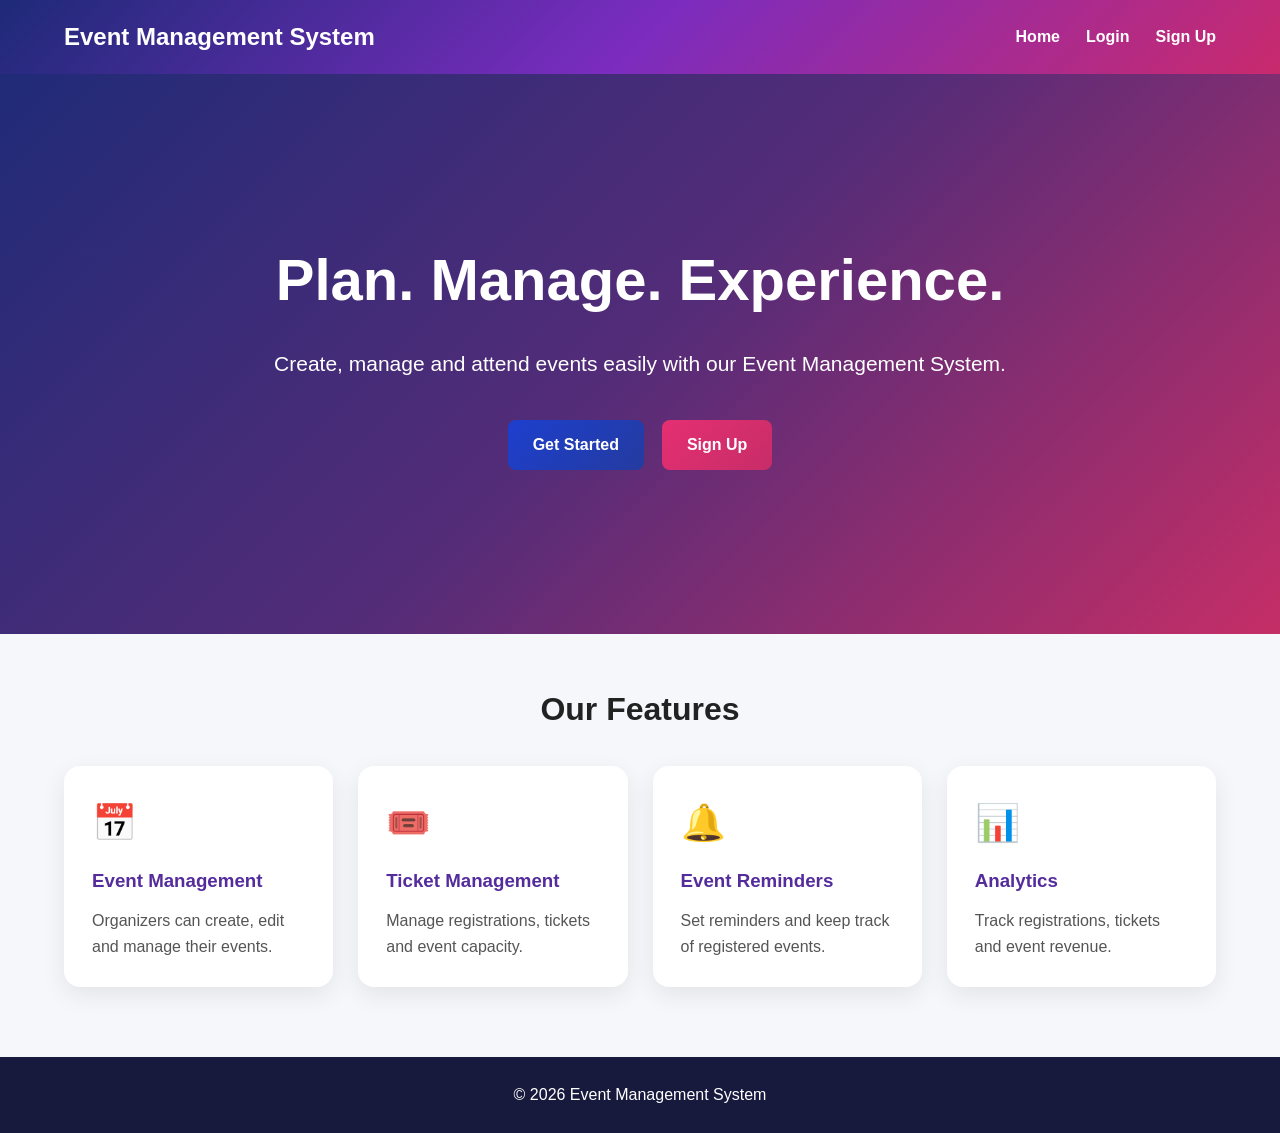
<file: index.html>
<!DOCTYPE html>
<html lang="en">
<head>
    <meta charset="UTF-8">
    <meta name="viewport" content="width=device-width, initial-scale=1.0">

    <title>Event Management System</title>

    <link rel="stylesheet" href="style.css">
</head>

<body>

<header>

    <div class="nav-container">

        <div class="logo">
            Event Management System
        </div>

        <nav>

            <a href="index.html">
                Home
            </a>

            <a href="login.html">
                Login
            </a>

            <a href="signup.html">
                Sign Up
            </a>

        </nav>

    </div>

</header>


<section class="hero">

    <div class="hero-content">

        <h1>
            Plan. Manage. Experience.
        </h1>

        <p>
            Create, manage and attend events easily
            with our Event Management System.
        </p>

        <div class="hero-buttons">

            <a href="login.html" class="btn">
                Get Started
            </a>

            <a href="signup.html" class="btn btn-secondary">
                Sign Up
            </a>

        </div>

    </div>

</section>


<section class="section">

    <h2>
        Our Features
    </h2>

    <div class="feature-grid">

        <div class="feature-card">

            <div class="feature-icon">
                📅
            </div>

            <h3>
                Event Management
            </h3>

            <p>
                Organizers can create, edit and
                manage their events.
            </p>

        </div>


        <div class="feature-card">

            <div class="feature-icon">
                🎟️
            </div>

            <h3>
                Ticket Management
            </h3>

            <p>
                Manage registrations, tickets
                and event capacity.
            </p>

        </div>


        <div class="feature-card">

            <div class="feature-icon">
                🔔
            </div>

            <h3>
                Event Reminders
            </h3>

            <p>
                Set reminders and keep track
                of registered events.
            </p>

        </div>


        <div class="feature-card">

            <div class="feature-icon">
                📊
            </div>

            <h3>
                Analytics
            </h3>

            <p>
                Track registrations, tickets
                and event revenue.
            </p>

        </div>

    </div>

</section>


<footer>

    <p>
        © 2026 Event Management System
    </p>

</footer>


<script src="scripts.js"></script>

</body>
</html>
</file>
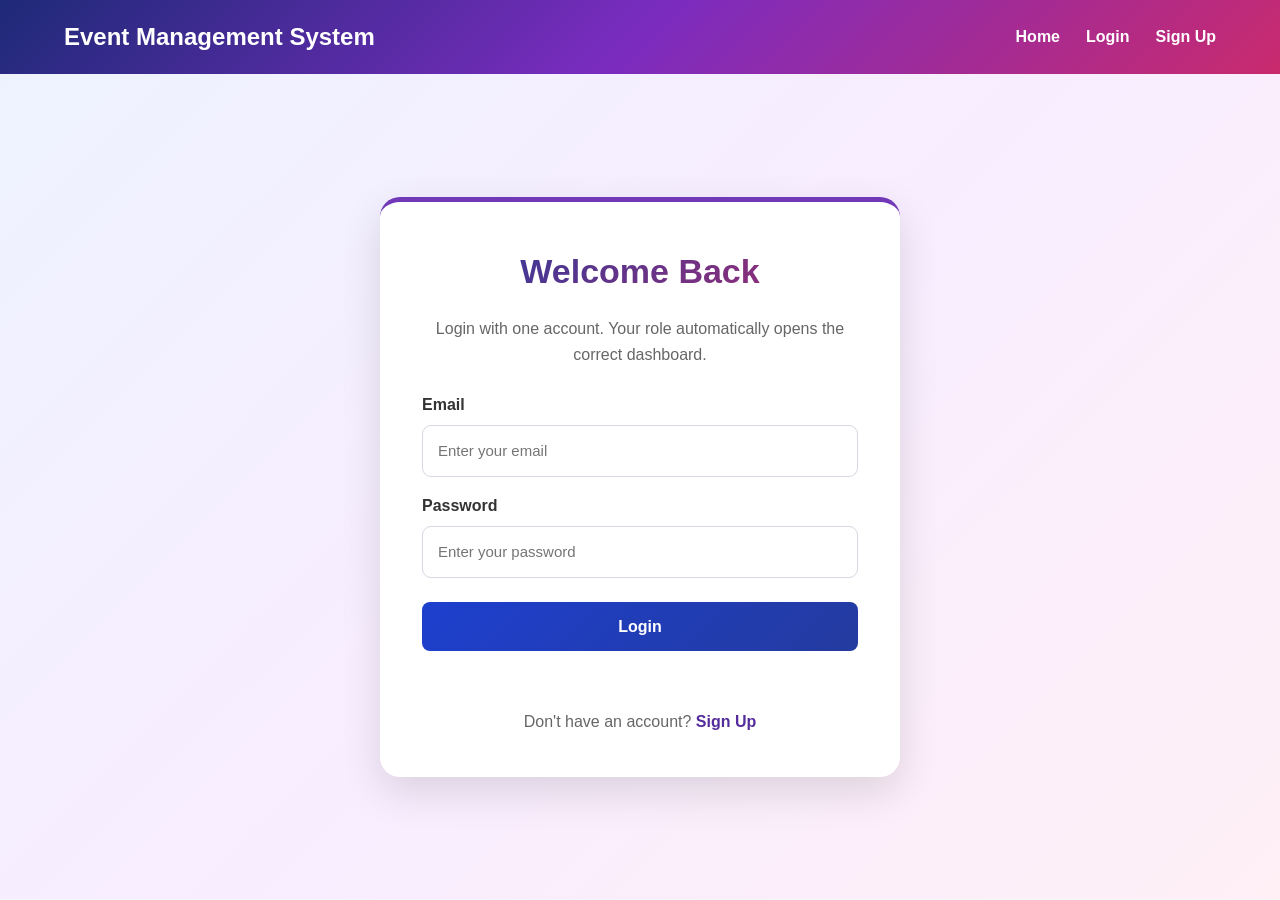
<file: admin-dashboard.html>
<!DOCTYPE html>
<html lang="en">

<head>

    <meta charset="UTF-8">

    <meta name="viewport"
          content="width=device-width, initial-scale=1.0">

    <title>
        Admin Dashboard - Event Management System
    </title>

    <link rel="stylesheet"
          href="style.css">

</head>

<body>


<nav class="navbar">

    <div class="logo">
        Event Management System - Admin
    </div>


    <div class="nav-links">

        <a href="admin-dashboard.html">
            Dashboard
        </a>

        <button
            onclick="adminLogout()"
            class="logout-btn">

            Logout

        </button>

    </div>

</nav>


<section class="dashboard">

    <p class="role-label">
        Administrator
    </p>

    <h1>
        Admin Dashboard
    </h1>


    <div class="stats-grid four-cards">


        <div class="stat-card">

            <h3>
                Total Events
            </h3>

            <p id="adminEvents">
                0
            </p>

        </div>


        <div class="stat-card">

            <h3>
                Total Users
            </h3>

            <p id="adminUsers">
                0
            </p>

        </div>


        <div class="stat-card">

            <h3>
                Total Registrations
            </h3>

            <p id="adminRegistrations">
                0
            </p>

        </div>


        <div class="stat-card">

            <h3>
                Total Revenue
            </h3>

            <p id="adminRevenue">
                ₹0
            </p>

        </div>


    </div>


    <div class="dashboard-section">


        <div class="section-heading-row">

            <div>

                <h2>
                    Event Management
                </h2>

                <p>
                    Monitor events, tickets and
                    revenue from one place.
                </p>

            </div>

        </div>


        <div class="table-container">

            <table>

                <thead>

                    <tr>

                        <th>
                            Event
                        </th>

                        <th>
                            Date
                        </th>

                        <th>
                            Organizer
                        </th>

                        <th>
                            Tickets
                        </th>

                        <th>
                            Revenue
                        </th>

                        <th>
                            Action
                        </th>

                    </tr>

                </thead>


                <tbody
                    id="adminEventTable">

                </tbody>

            </table>

        </div>

    </div>

</section>


<script src="scripts.js"></script>

</body>
</html>
</file>
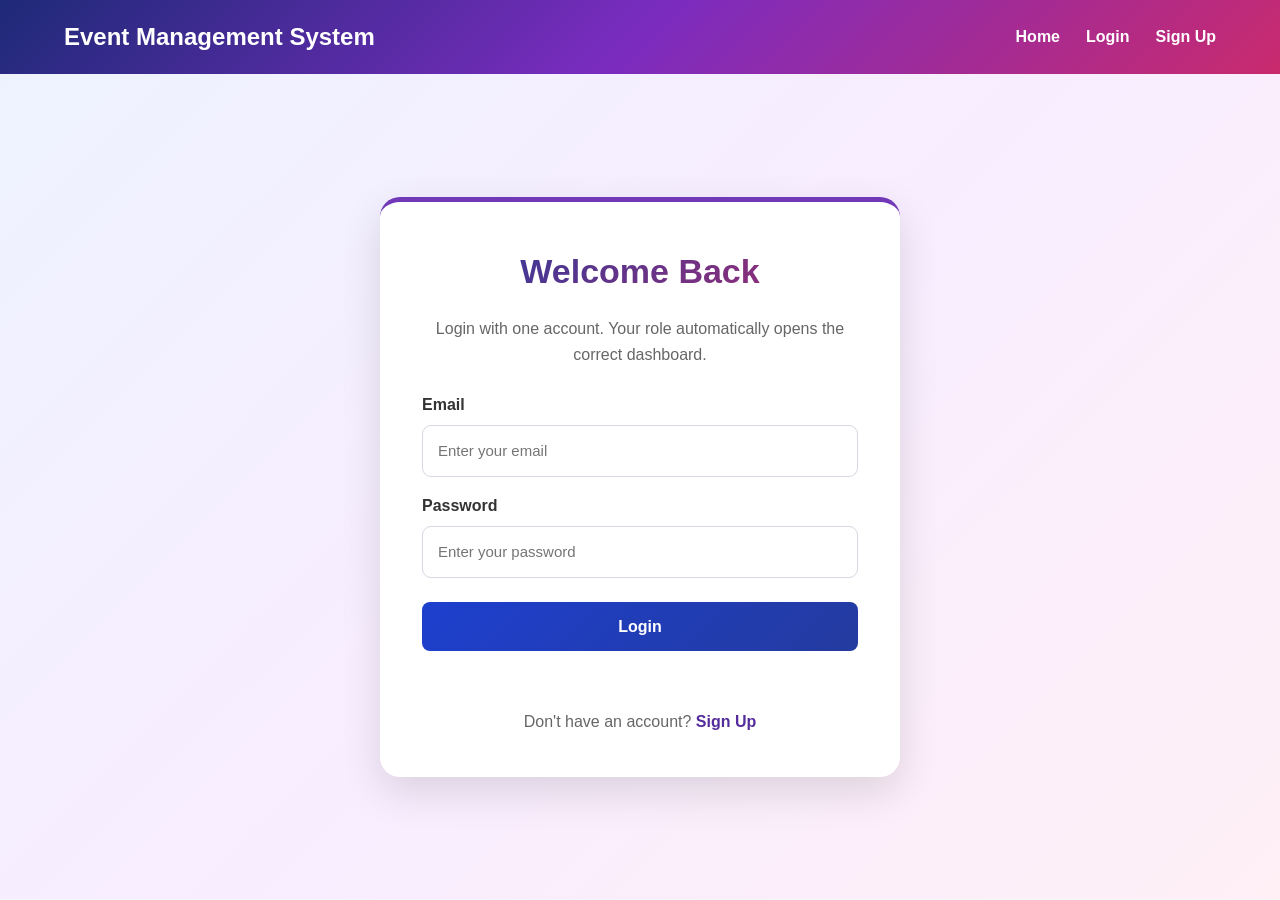
<file: create-event.html>
<!DOCTYPE html>
<html lang="en">

<head>

    <meta charset="UTF-8">

    <meta name="viewport"
          content="width=device-width, initial-scale=1.0">

    <title>
        Create Event - Event Management System
    </title>

    <link rel="stylesheet"
          href="style.css">

</head>

<body>


<nav class="navbar">

    <div class="logo">
        Event Management System
    </div>


    <div
        class="nav-links"
        id="userNav">

    </div>

</nav>


<section class="create-event-page">


    <div class="create-event-container">


        <div class="create-event-card">


            <p class="role-label">
                Organizer Module
            </p>


            <h1>
                Create New Event
            </h1>


            <p class="form-intro">
                Add your event details and
                publish it for attendees.
            </p>


            <form id="createEventForm">


                <div class="form-group">

                    <label for="eventTitle">
                        Event Title
                    </label>

                    <input
                        type="text"
                        id="eventTitle"
                        placeholder="Enter event title"
                        required>

                </div>


                <div class="form-row">


                    <div class="form-group">

                        <label for="eventDate">
                            Date
                        </label>

                        <input
                            type="date"
                            id="eventDate"
                            required>

                    </div>


                    <div class="form-group">

                        <label for="eventTime">
                            Time
                        </label>

                        <input
                            type="time"
                            id="eventTime"
                            required>

                    </div>


                </div>


                <div class="form-group">

                    <label for="eventVenue">
                        Venue
                    </label>

                    <input
                        type="text"
                        id="eventVenue"
                        placeholder="Enter event venue"
                        required>

                </div>


                <div class="form-row">


                    <div class="form-group">

                        <label for="eventPrice">
                            Ticket Price (₹)
                        </label>

                        <input
                            type="number"
                            id="eventPrice"
                            min="0"
                            placeholder="Enter price"
                            required>

                    </div>


                    <div class="form-group">

                        <label for="eventCapacity">
                            Capacity
                        </label>

                        <input
                            type="number"
                            id="eventCapacity"
                            min="1"
                            placeholder="Maximum attendees"
                            required>

                    </div>


                </div>


                <div class="form-group">

                    <label for="eventCategory">
                        Category
                    </label>

                    <select
                        id="eventCategory"
                        required>

                        <option value="">
                            Select category
                        </option>

                        <option>
                            Conference
                        </option>

                        <option>
                            Workshop
                        </option>

                        <option>
                            Cultural
                        </option>

                        <option>
                            Hackathon
                        </option>

                        <option>
                            Business
                        </option>

                        <option>
                            Music
                        </option>

                        <option>
                            Sports
                        </option>

                        <option>
                            Other
                        </option>

                    </select>

                </div>


                <div class="form-group">

                    <label for="eventDescription">
                        Description
                    </label>

                    <textarea
                        id="eventDescription"
                        rows="5"
                        placeholder="Describe your event..."
                        required></textarea>

                </div>


                <div class="checkbox-group">

                    <input
                        type="checkbox"
                        id="eventReminder">

                    <label for="eventReminder">
                        Enable reminders
                    </label>

                </div>


                <button
                    type="submit"
                    class="btn">

                    Create Event

                </button>


                <p
                    id="createEventMsg"
                    class="form-message">

                </p>


            </form>

        </div>

    </div>

</section>


<script src="scripts.js"></script>

</body>
</html>
</file>
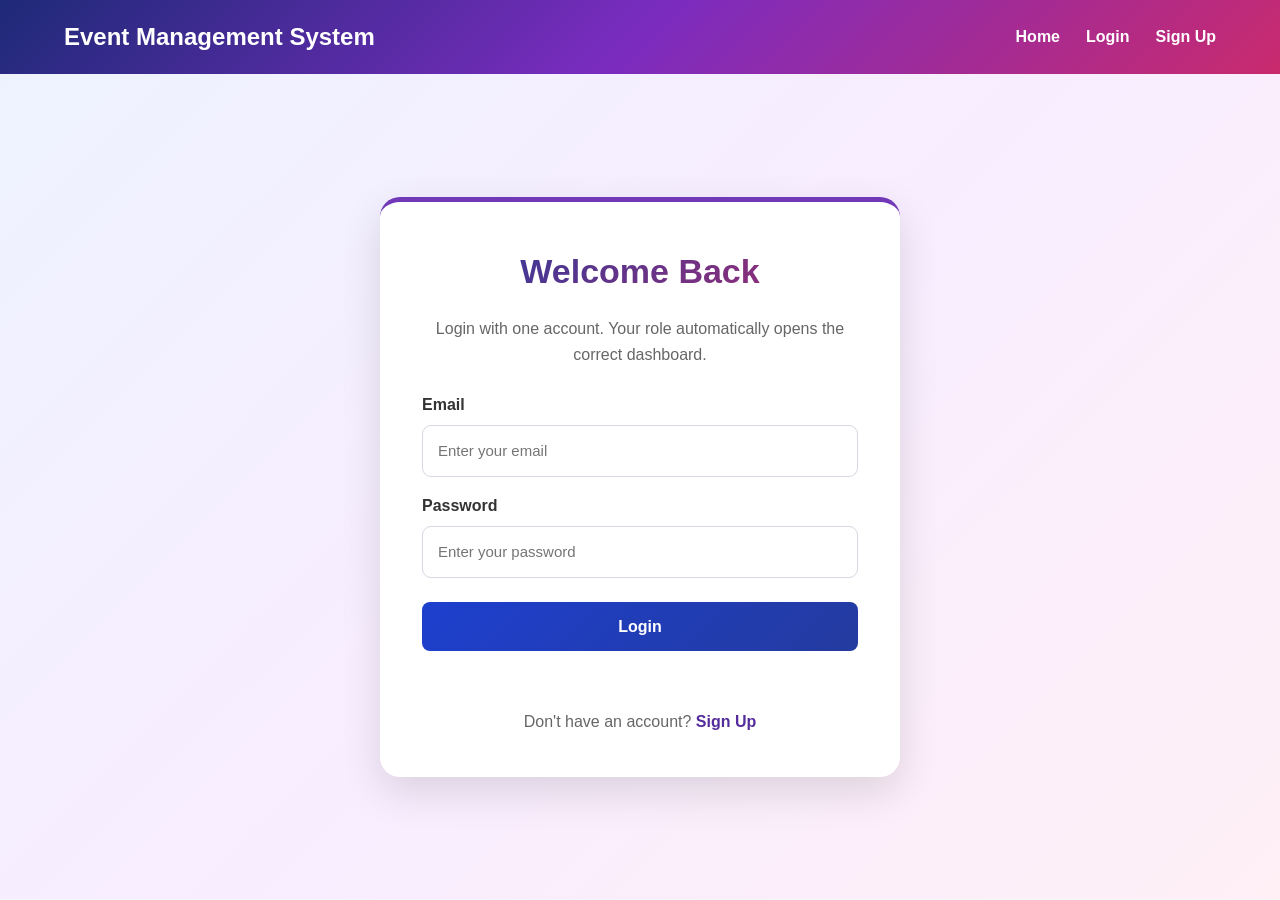
<file: events.html>
<!DOCTYPE html>
<html lang="en">

<head>

    <meta charset="UTF-8">

    <meta name="viewport"
          content="width=device-width, initial-scale=1.0">

    <title>
        Explore Events - Event Management System
    </title>

    <link rel="stylesheet"
          href="style.css">

</head>

<body>


<nav class="navbar">

    <div class="logo">
        Event Management System
    </div>


    <div
        class="nav-links"
        id="userNav">

    </div>

</nav>


<section class="page-section">


    <div class="page-title-block">

        <p class="role-label">
            Discover
        </p>

        <h1>
            Explore Events
        </h1>

        <p>
            Discover events and register
            for the ones you like.
        </p>

    </div>


    <input
        type="text"
        id="eventSearch"
        class="search-box"
        placeholder="Search events...">


    <div
        id="allEvents"
        class="event-grid">

    </div>


</section>


<script src="scripts.js"></script>

</body>
</html>
</file>
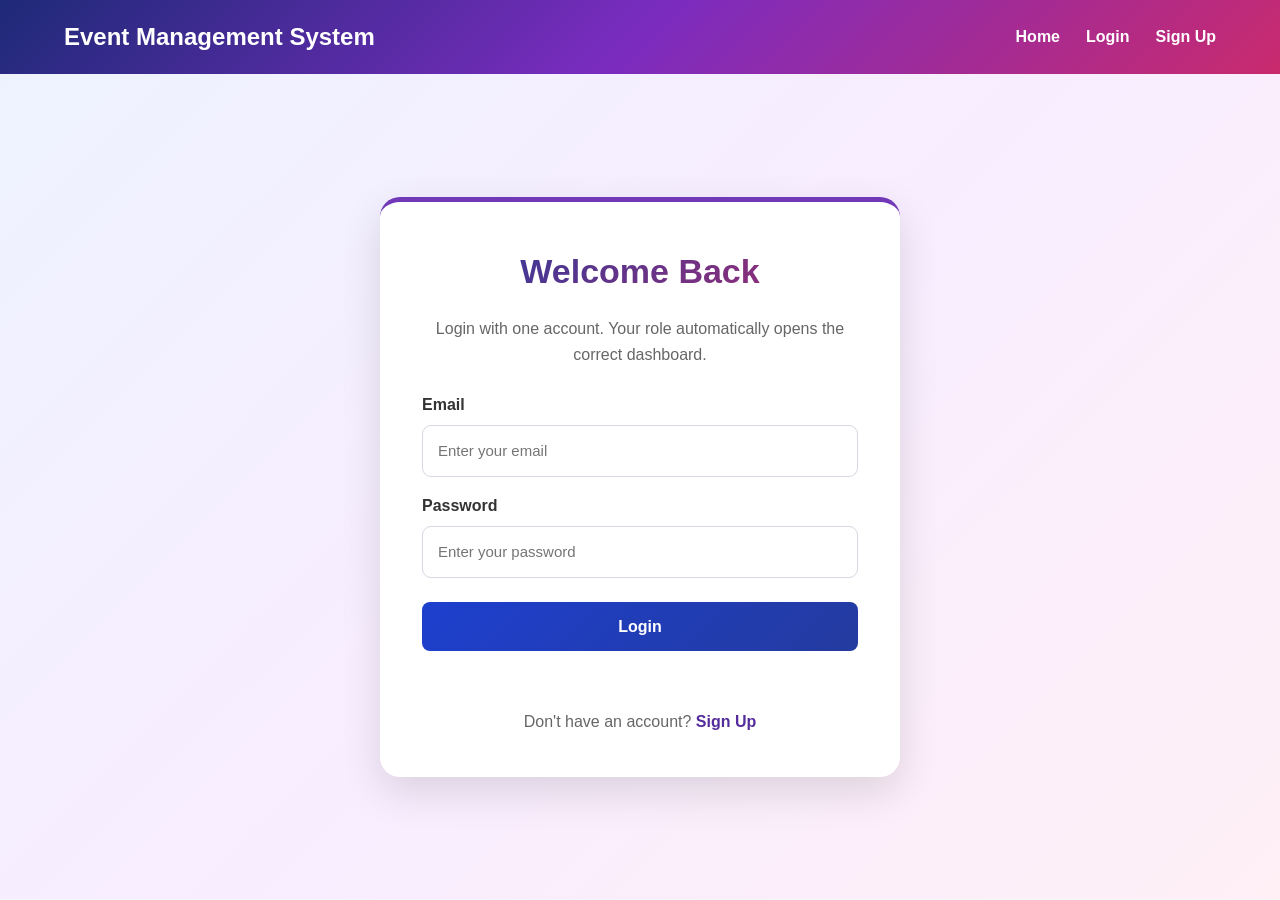
<file: login.html>
<!DOCTYPE html>
<html lang="en">

<head>

    <meta charset="UTF-8">

    <meta name="viewport"
          content="width=device-width, initial-scale=1.0">

    <title>
        Login - Event Management System
    </title>

    <link rel="stylesheet"
          href="style.css">

</head>

<body>


<header>

    <div class="nav-container">

        <div class="logo">
            Event Management System
        </div>

        <nav>

            <a href="index.html">
                Home
            </a>

            <a href="login.html">
                Login
            </a>

            <a href="signup.html">
                Sign Up
            </a>

        </nav>

    </div>

</header>


<main class="form-container">

    <div class="form-card">

        <h1>
            Welcome Back
        </h1>

        <p class="form-intro">
            Login with one account.
            Your role automatically opens
            the correct dashboard.
        </p>


        <form id="loginForm">


            <label for="loginEmail">
                Email
            </label>

            <input
                type="email"
                id="loginEmail"
                placeholder="Enter your email"
                required
            >


            <label for="loginPassword">
                Password
            </label>

            <input
                type="password"
                id="loginPassword"
                placeholder="Enter your password"
                required
            >


            <button
                type="submit"
                class="btn">

                Login

            </button>


            <p
                id="loginMsg"
                class="form-message">
            </p>


        </form>


        <p class="form-bottom">

            Don't have an account?

            <a href="signup.html">
                Sign Up
            </a>

        </p>

    </div>

</main>


<script src="scripts.js"></script>

</body>
</html>
</file>
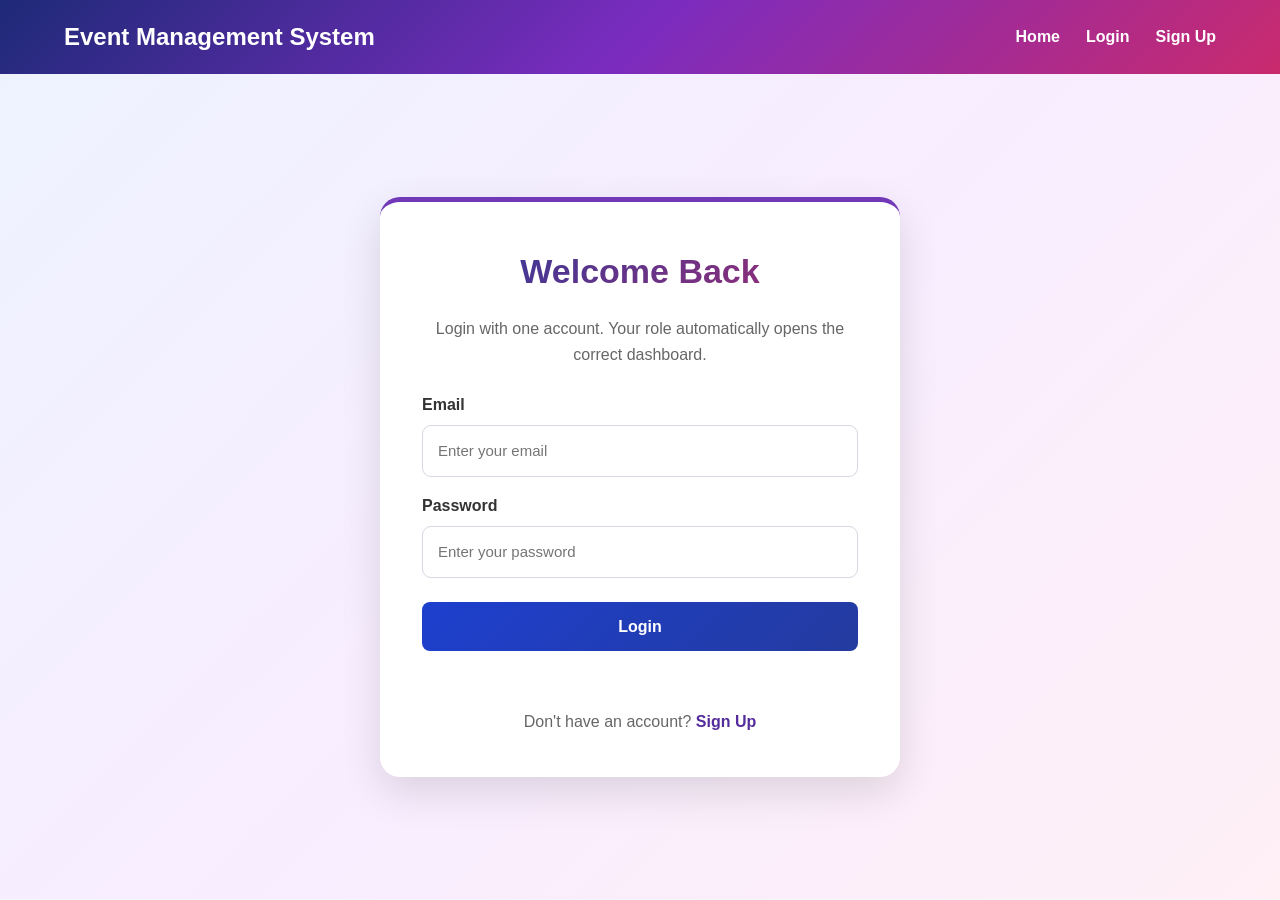
<file: my-events.html>
<!DOCTYPE html>
<html lang="en">

<head>

    <meta charset="UTF-8">

    <meta name="viewport"
          content="width=device-width, initial-scale=1.0">

    <title>
        My Events - Event Management System
    </title>

    <link rel="stylesheet"
          href="style.css">

</head>

<body>


<nav class="navbar">

    <div class="logo">
        Event Management System
    </div>


    <div
        class="nav-links"
        id="userNav">

    </div>

</nav>


<section class="page-section">


    <div class="page-header">


        <div>

            <p class="role-label">
                Organizer Module
            </p>

            <h1>
                My Events
            </h1>

            <p>
                Manage the events you created.
            </p>

        </div>


        <a
            href="create-event.html"
            id="createEventLink"
            class="btn">

            + Create Event

        </a>


    </div>


    <div
        id="organizerEvents"
        class="event-grid">

    </div>


</section>


<script src="scripts.js"></script>

</body>
</html>
</file>
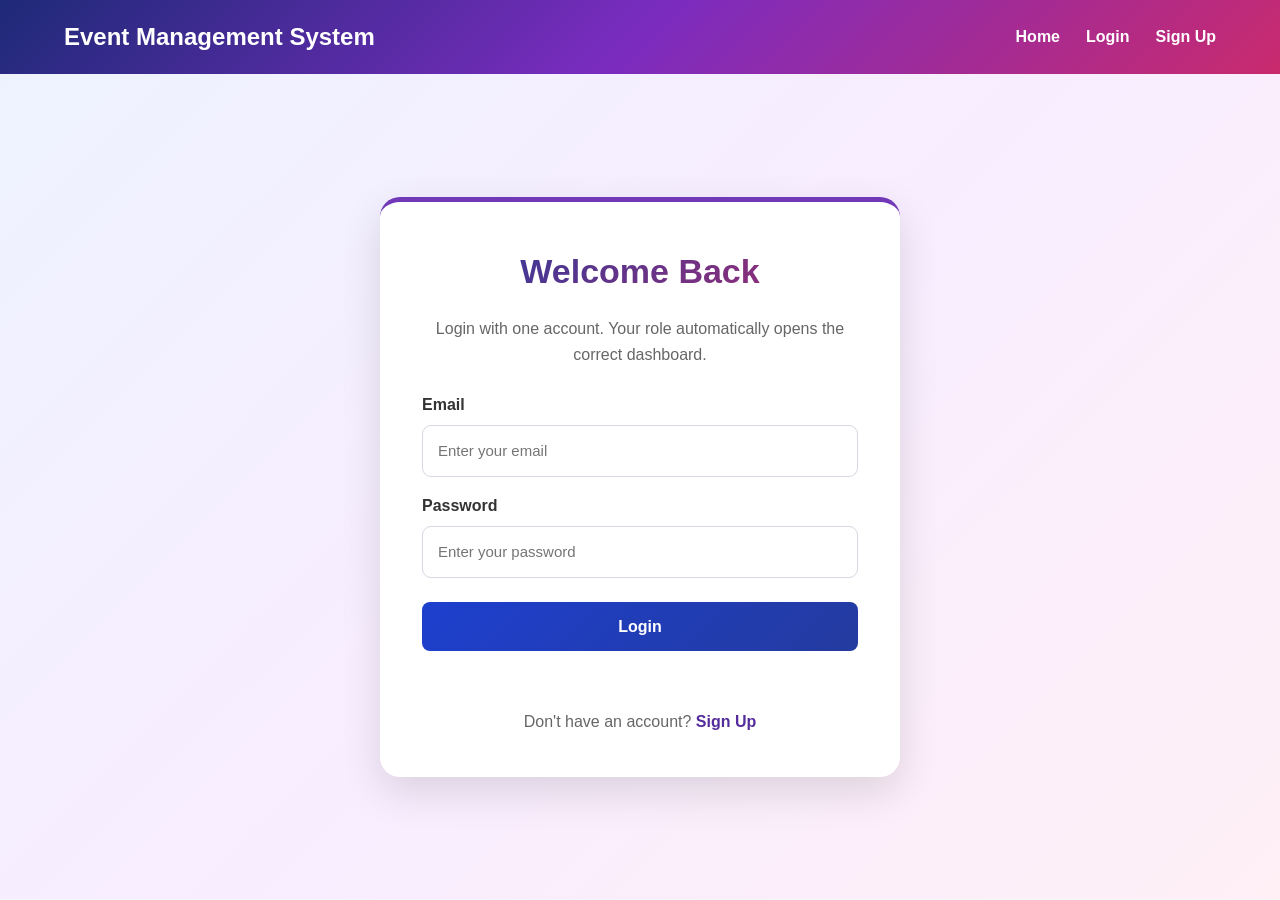
<file: my-registrations.html>
<!DOCTYPE html>
<html lang="en">

<head>

    <meta charset="UTF-8">

    <meta name="viewport"
          content="width=device-width, initial-scale=1.0">

    <title>
        My Registrations - Event Management System
    </title>

    <link rel="stylesheet"
          href="style.css">

</head>

<body>


<nav class="navbar">

    <div class="logo">
        Event Management System
    </div>


    <div
        class="nav-links"
        id="userNav">

    </div>

</nav>


<section class="page-section">


    <div class="page-title-block">

        <p class="role-label">
            Attendee Module
        </p>

        <h1>
            My Registrations
        </h1>

        <p>
            Your registered events,
            ticket IDs and reminders.
        </p>

    </div>


    <div
        id="myRegistrations"
        class="event-grid">

    </div>


</section>


<script src="scripts.js"></script>

</body>
</html>
</file>
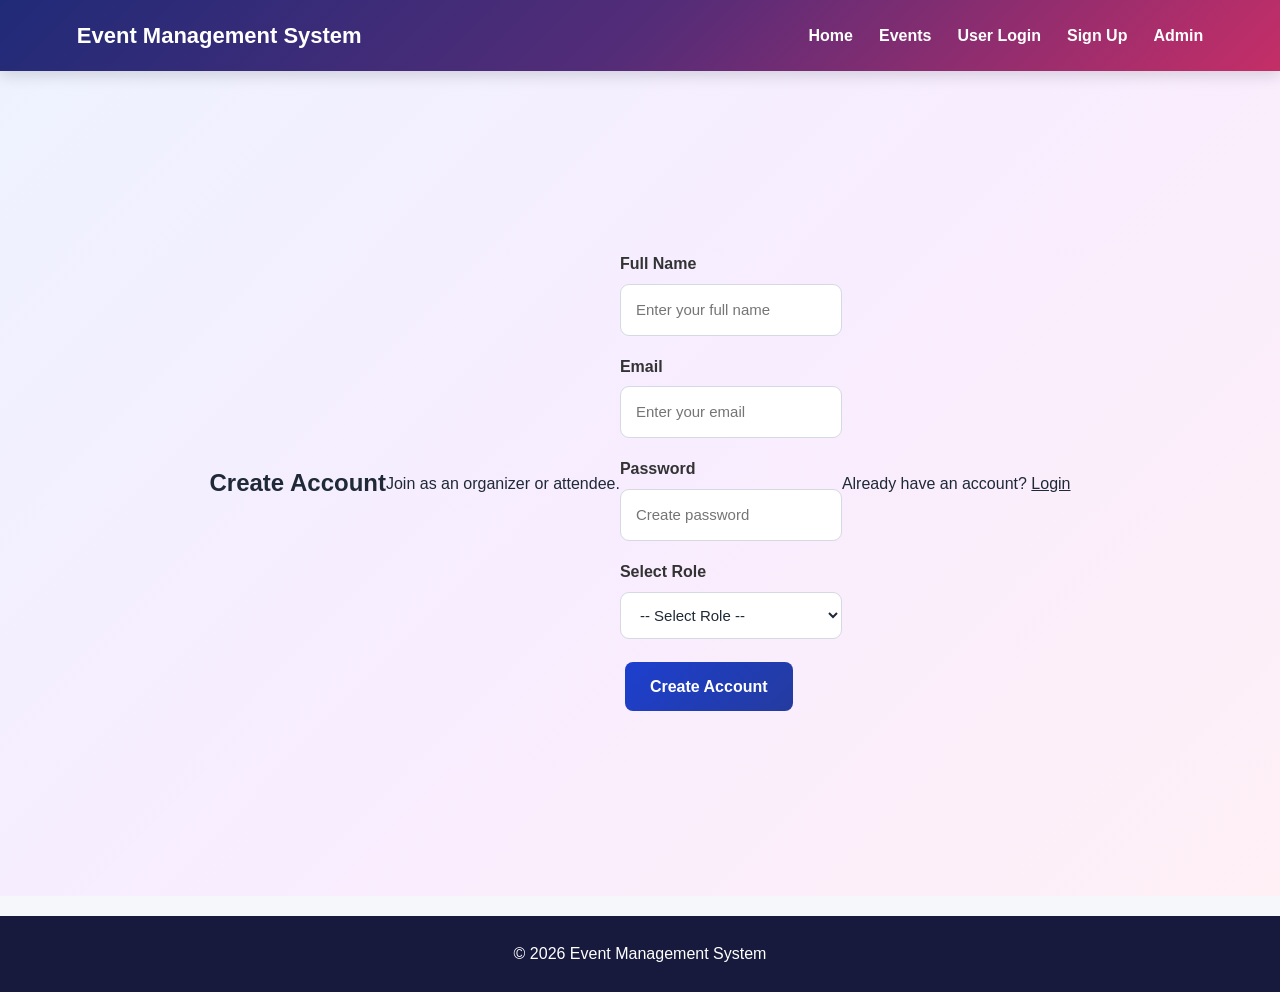
<file: signup.html>
<!DOCTYPE html>
<html lang="en">
<head>

    <meta charset="UTF-8">
    <meta name="viewport" content="width=device-width, initial-scale=1.0">

    <title>Sign Up</title>

    <link rel="stylesheet" href="style.css">

</head>

<body>

<nav class="navbar">

    <div class="logo">Event Management System</div>

    <div class="nav-links">
        <a href="index.html">Home</a>
        <a href="events.html">Events</a>
        <a href="user-login.html">User Login</a>
        <a href="signup.html">Sign Up</a>
        <a href="admin-login.html">Admin</a>
    </div>

</nav>

<section class="form-section">

    <div class="form-container">

        <h1>Create Account</h1>

        <p class="form-subtitle">
            Join as an organizer or attendee.
        </p>

        <form id="signupForm">

            <div class="form-group">

                <label>Full Name</label>

                <input
                    type="text"
                    id="signupName"
                    placeholder="Enter your full name"
                    required>

            </div>

            <div class="form-group">

                <label>Email</label>

                <input
                    type="email"
                    id="signupEmail"
                    placeholder="Enter your email"
                    required>

            </div>

            <div class="form-group">

                <label>Password</label>

                <input
                    type="password"
                    id="signupPassword"
                    placeholder="Create password"
                    minlength="6"
                    required>

            </div>

            <div class="form-group">

                <label>Select Role</label>

                <select id="signupRole" required>

                    <option value="">
                        -- Select Role --
                    </option>

                    <option value="organizer">
                        Organizer
                    </option>

                    <option value="attendee">
                        Attendee
                    </option>

                </select>

            </div>

            <button type="submit" class="btn">
                Create Account
            </button>

            <p id="signupMsg"></p>

        </form>

        <div class="form-footer">

            <p>
                Already have an account?
                <a href="user-login.html">Login</a>
            </p>

        </div>

    </div>

</section>

<footer>
    <p>© 2026 Event Management System</p>
</footer>

<script src="scripts.js"></script>

</body>
</html>
</file>
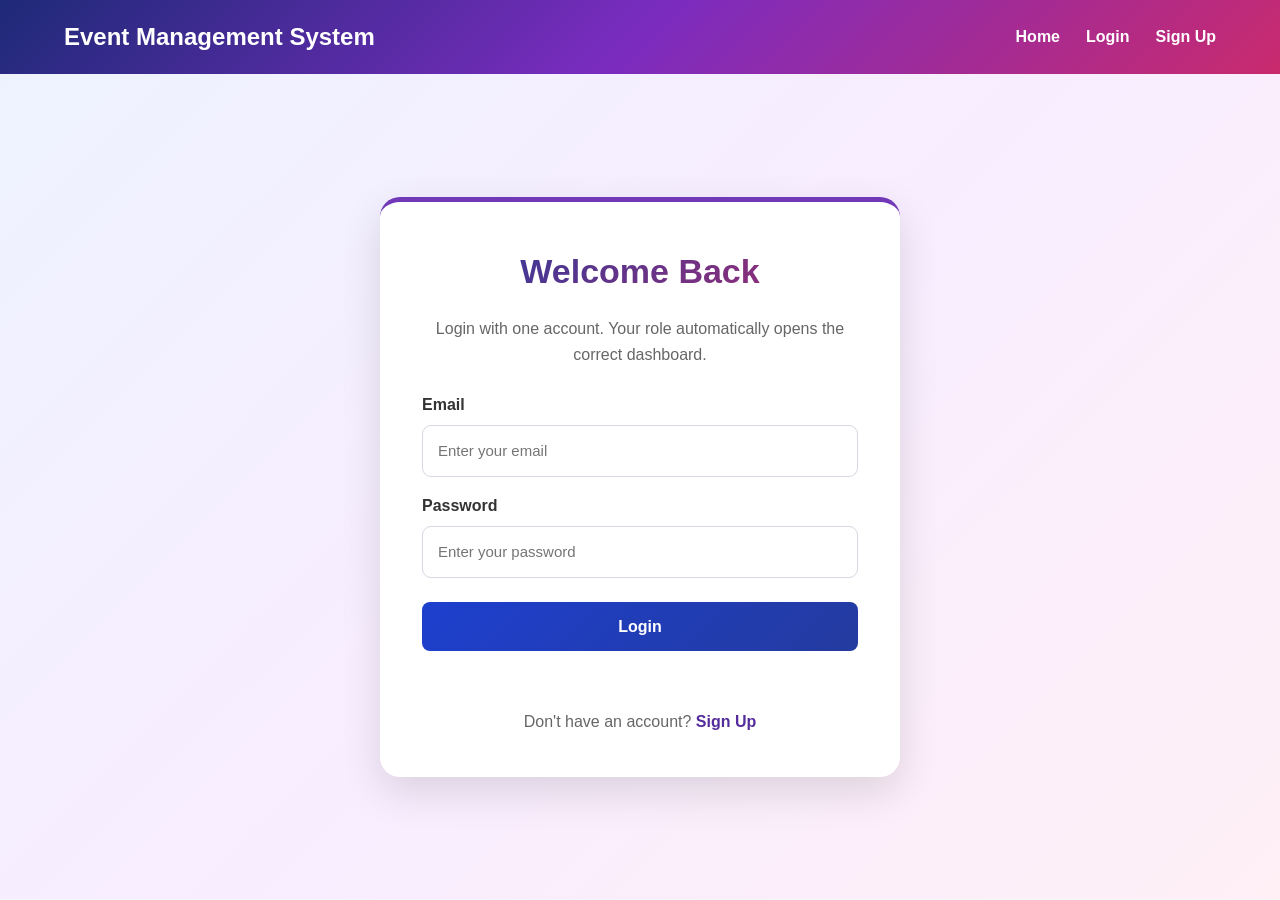
<file: user-dashboard.html>
<!DOCTYPE html>
<html lang="en">

<head>

    <meta charset="UTF-8">

    <meta name="viewport"
          content="width=device-width, initial-scale=1.0">

    <title>
        User Dashboard - Event Management System
    </title>

    <link rel="stylesheet"
          href="style.css">

</head>

<body>


<nav class="navbar">

    <div class="logo">
        Event Management System
    </div>


    <div
        class="nav-links"
        id="userNav">

    </div>

</nav>


<section
    class="dashboard"
    id="userDashboard">


    <div class="dashboard-heading">

        <div>

            <p
                class="role-label"
                id="roleLabel">

                Dashboard

            </p>

            <h1 id="welcomeUser">
                Welcome!
            </h1>

        </div>

    </div>


    <div class="stats-grid">


        <div class="stat-card">

            <h3 id="statTitleOne">
                My Events
            </h3>

            <p id="statOne">
                0
            </p>

        </div>


        <div class="stat-card">

            <h3 id="statTitleTwo">
                Registrations
            </h3>

            <p id="statTwo">
                0
            </p>

        </div>


        <div class="stat-card">

            <h3 id="statTitleThree">
                Revenue
            </h3>

            <p id="statThree">
                ₹0
            </p>

        </div>


    </div>


    <div class="quick-actions">

        <h2>
            Quick Actions
        </h2>


        <div id="quickActions">

        </div>

    </div>


    <div class="dashboard-section">


        <div class="section-heading-row">

            <div>

                <h2>
                    Upcoming Events
                </h2>

                <p>
                    Explore the latest events
                    available in the system.
                </p>

            </div>


            <a
                href="events.html"
                class="btn btn-small">

                View All Events

            </a>

        </div>


        <div
            id="dashboardSchedule"
            class="event-grid dashboard-event-grid">

        </div>


    </div>


</section>


<script src="scripts.js"></script>

</body>
</html>
</file>
<file: style.css>
/* =====================================================
   EVENT MANAGEMENT SYSTEM
   SAME BLUE / PURPLE / PINK THEME
   ===================================================== */

* {
    margin: 0;
    padding: 0;
    box-sizing: border-box;
}

html {
    scroll-behavior: smooth;
}

body {
    font-family: "Segoe UI", Arial, sans-serif;
    background: #f5f7fb;
    color: #1f2937;
    line-height: 1.6;
    min-height: 100vh;
}

a {
    color: inherit;
}

button,
input,
select,
textarea {
    font: inherit;
}


/* =====================================================
   COMMON NAVBAR
   ===================================================== */

header {
    background: linear-gradient(
        135deg,
        #1e2a78,
        #7b2cbf,
        #c92a6d
    );

    color: white;
    padding: 18px 0;

    box-shadow:
        0 4px 15px rgba(0, 0, 0, 0.15);
}

.nav-container {
    width: 90%;
    max-width: 1200px;
    margin: auto;

    display: flex;
    justify-content: space-between;
    align-items: center;

    gap: 25px;
}

.logo,
.nav-container .logo,
.nav-container h1,
.nav-container h2 {
    color: white;
    font-size: 24px;
    font-weight: 700;
    white-space: nowrap;
}

.nav-container nav,
.nav-links {
    display: flex;
    align-items: center;
    justify-content: flex-end;
    gap: 26px;
}

.nav-container nav a,
.nav-links a {
    color: white;
    text-decoration: none;

    font-size: 16px;
    font-weight: 600;

    transition: 0.25s;
}

.nav-container nav a:hover,
.nav-links a:hover {
    color: #ffd6eb;
    transform: translateY(-2px);
}


/* =====================================================
   DASHBOARD NAVBAR
   ===================================================== */

.navbar {
    width: 100%;

    padding: 18px 6%;

    display: flex;
    justify-content: space-between;
    align-items: center;

    gap: 25px;

    background: linear-gradient(
        135deg,
        #202b78,
        #542c78,
        #c52e67
    );

    color: white;

    box-shadow:
        0 4px 15px rgba(0, 0, 0, 0.15);

    position: sticky;
    top: 0;
    z-index: 100;
}

.navbar .logo {
    font-size: 22px;
}

.logout-btn {
    border: none;
    border-radius: 8px;

    padding: 10px 18px;

    background: #e52f72;
    color: white;

    font-weight: 700;

    cursor: pointer;

    transition: 0.25s;
}

.logout-btn:hover {
    background: #c72d68;
    transform: translateY(-2px);
}


/* =====================================================
   BUTTONS
   ===================================================== */

.btn {
    display: inline-block;

    padding: 12px 25px;
    margin: 5px;

    border: none;
    border-radius: 8px;

    background: linear-gradient(
        135deg,
        #1d3fce,
        #243b9f
    );

    color: white;

    text-decoration: none;

    font-size: 16px;
    font-weight: 600;

    cursor: pointer;

    transition: 0.25s;

    text-align: center;
}

.btn:hover {
    transform: translateY(-2px);

    box-shadow:
        0 7px 18px rgba(31, 56, 180, 0.3);
}

.btn:disabled {
    opacity: 0.55;
    cursor: not-allowed;

    transform: none;

    box-shadow: none;
}

.btn-secondary {
    background: linear-gradient(
        135deg,
        #e52f72,
        #c72d68
    );
}

.btn-danger {
    background: linear-gradient(
        135deg,
        #dc2626,
        #991b1b
    );
}

.btn-success {
    background: linear-gradient(
        135deg,
        #059669,
        #047857
    );
}

.btn-outline {
    background: white;
    color: #3d2587;

    border: 1px solid #6f38b9;
}

.btn-outline:hover {
    background: #f5efff;
}

.btn-small {
    padding: 10px 18px;
    font-size: 14px;
}

.table-btn {
    padding: 8px 13px;
    margin: 0;
    font-size: 13px;
}


/* =====================================================
   HOME PAGE
   ===================================================== */

.hero {
    min-height: 560px;

    display: flex;
    justify-content: center;
    align-items: center;

    text-align: center;

    background:
        linear-gradient(
            135deg,
            #202b78,
            #542c78,
            #c52e67
        );

    color: white;

    padding: 60px 20px;
}

.hero-content {
    max-width: 900px;
}

.hero h1 {
    font-size: 58px;

    margin-bottom: 20px;

    font-weight: 800;
}

.hero p {
    font-size: 21px;

    margin-bottom: 35px;
}

.hero-buttons {
    display: flex;

    justify-content: center;
    align-items: center;

    flex-wrap: wrap;

    gap: 8px;
}

.section {
    width: 90%;
    max-width: 1200px;

    margin: 0 auto;

    padding: 50px 0;
}

.section > h2 {
    text-align: center;

    font-size: 32px;

    margin-bottom: 30px;

    color: #222;
}

.feature-grid {
    display: grid;

    grid-template-columns:
        repeat(4, 1fr);

    gap: 25px;
}

.feature-card {
    background: white;

    padding: 28px;

    border-radius: 16px;

    box-shadow:
        0 8px 25px rgba(0, 0, 0, 0.08);

    transition: 0.3s;
}

.feature-card:hover {
    transform: translateY(-7px);

    box-shadow:
        0 15px 30px rgba(0, 0, 0, 0.12);
}

.feature-icon {
    font-size: 36px;

    margin-bottom: 15px;
}

.feature-card h3 {
    color: #542c9c;

    margin-bottom: 12px;
}

.feature-card p {
    color: #555;
}

footer {
    background: #171a3d;

    color: white;

    text-align: center;

    padding: 25px;

    margin-top: 20px;
}


/* =====================================================
   LOGIN / SIGNUP
   ===================================================== */

.form-container {
    min-height: calc(100vh - 75px);

    display: flex;

    justify-content: center;
    align-items: center;

    padding: 55px 20px;

    background:
        linear-gradient(
            135deg,
            #eef2ff,
            #f8edff,
            #fff0f6
        );
}

.form-card {
    width: 100%;
    max-width: 520px;

    background: white;

    padding: 42px;

    border-radius: 20px;

    box-shadow:
        0 15px 40px rgba(0, 0, 0, 0.12);

    border-top: 5px solid #7138b8;
}

.form-card h1 {
    text-align: center;

    margin-bottom: 18px;

    font-size: 34px;

    background:
        linear-gradient(
            135deg,
            #273b9d,
            #a52b72
        );

    -webkit-background-clip: text;
    -webkit-text-fill-color: transparent;
}

.form-intro {
    color: #666;

    text-align: center;

    margin-bottom: 25px;
}

.form-card label {
    display: block;

    margin-top: 16px;
    margin-bottom: 7px;

    font-weight: 600;

    color: #333;
}

.form-card input,
.form-card select,
.form-card textarea {
    width: 100%;

    padding: 13px 15px;

    border: 1px solid #d5d9e2;

    border-radius: 9px;

    font-size: 15px;

    outline: none;

    background: white;

    color: #1f2937;

    transition: 0.25s;
}

.form-card input:focus,
.form-card select:focus,
.form-card textarea:focus {
    border-color: #673ab7;

    box-shadow:
        0 0 0 3px rgba(
            103,
            58,
            183,
            0.12
        );
}

.form-card .btn {
    width: 100%;

    margin: 24px 0 0;
}

.form-bottom {
    text-align: center;

    margin-top: 20px;

    color: #666;
}

.form-card a {
    color: #542c9c;

    font-weight: 600;

    text-decoration: none;
}

.form-card a:hover {
    text-decoration: underline;
}

.form-message {
    min-height: 24px;

    margin-top: 14px;

    text-align: center;

    font-weight: 600;
}


/* =====================================================
   DASHBOARD
   ===================================================== */

.dashboard {
    width: 90%;
    max-width: 1200px;

    margin: 42px auto 70px;
}

.dashboard-heading {
    margin-bottom: 28px;
}

.dashboard-heading h1,
.dashboard > h1 {
    font-size: 38px;

    color: #302080;

    margin-bottom: 5px;
}

.role-label {
    color: #c52e67;

    font-size: 14px;

    font-weight: 800;

    text-transform: uppercase;

    letter-spacing: 1.2px;

    margin-bottom: 5px;
}

.stats-grid {
    display: grid;

    grid-template-columns:
        repeat(3, 1fr);

    gap: 22px;

    margin-bottom: 30px;
}

.stats-grid.four-cards {
    grid-template-columns:
        repeat(4, 1fr);
}

.stat-card {
    background: white;

    padding: 25px;

    border-radius: 16px;

    text-align: center;

    border-top: 5px solid #7138b8;

    box-shadow:
        0 8px 25px rgba(0, 0, 0, 0.08);
}

.stat-card h3 {
    color: #555;

    font-size: 16px;

    margin-bottom: 10px;
}

.stat-card p {
    color: #3b238c;

    font-size: 34px;

    font-weight: 800;
}

.quick-actions,
.dashboard-section {
    background: white;

    border-radius: 18px;

    padding: 28px;

    box-shadow:
        0 8px 25px rgba(0, 0, 0, 0.08);

    margin-bottom: 30px;
}

.quick-actions h2,
.dashboard-section h2 {
    color: #3d2587;

    margin-bottom: 6px;
}

.quick-actions > div {
    display: flex;

    flex-wrap: wrap;

    gap: 8px;

    margin-top: 12px;
}

.section-heading-row {
    display: flex;

    justify-content: space-between;

    align-items: center;

    gap: 20px;

    margin-bottom: 20px;
}

.section-heading-row p {
    color: #666;
}

.dashboard-event-grid {
    margin-top: 10px !important;
}


/* =====================================================
   EVENTS / SEARCH
   ===================================================== */

.page-section {
    width: 90%;
    max-width: 1200px;

    margin: 42px auto 70px;

    min-height: 70vh;
}

.page-title-block {
    text-align: center;

    margin-bottom: 18px;
}

.page-title-block h1,
.page-header h1 {
    font-size: 38px;

    color: #302080;

    margin-bottom: 5px;
}

.page-title-block > p:last-child,
.page-header > div > p:last-child {
    color: #666;
}

.search-box {
    display: block;

    width: 90%;
    max-width: 700px;

    margin: 25px auto 38px;

    padding: 15px 20px;

    border: 1px solid #ddd;

    border-radius: 30px;

    font-size: 16px;

    outline: none;

    background: white;

    color: #1f2937;

    transition: 0.25s;

    box-shadow:
        0 5px 15px rgba(
            0,
            0,
            0,
            0.05
        );
}

.search-box::placeholder {
    color: #999;
}

.search-box:focus {
    border-color: #673ab7;

    box-shadow:
        0 0 0 3px rgba(
            103,
            58,
            183,
            0.12
        );
}

.event-grid {
    width: 100%;

    display: grid;

    grid-template-columns:
        repeat(3, 1fr);

    gap: 25px;
}

.event-card {
    background: white;

    padding: 26px;

    border-radius: 18px;

    border-top: 5px solid #7138b8;

    box-shadow:
        0 10px 30px rgba(
            0,
            0,
            0,
            0.08
        );

    transition: 0.3s;
}

.event-card:hover {
    transform: translateY(-6px);

    box-shadow:
        0 16px 35px rgba(
            0,
            0,
            0,
            0.13
        );
}

.event-badge {
    display: inline-block;

    padding: 5px 10px;

    margin-bottom: 12px;

    border-radius: 20px;

    background: #f2e9ff;

    color: #6535b9;

    font-size: 12px;

    font-weight: 800;

    text-transform: uppercase;
}

.event-card h2 {
    color: #402487;

    font-size: 23px;

    margin-bottom: 17px;
}

.event-card p {
    margin: 10px 0;

    color: #444;

    font-size: 15px;
}

.event-card strong {
    color: #333;
}

.event-description {
    min-height: 48px;

    color: #555 !important;
}

.event-meta {
    display: flex;

    justify-content: space-between;

    gap: 12px;

    flex-wrap: wrap;

    padding: 14px 0;

    margin-top: 12px;

    border-top: 1px solid #eee;

    border-bottom: 1px solid #eee;
}

.event-meta span {
    color: #555;

    font-size: 14px;
}

.event-actions {
    display: flex;

    flex-wrap: wrap;

    gap: 5px;

    margin-top: 10px;
}

.event-actions .btn {
    flex: 1;

    min-width: 105px;

    margin: 4px 0;
}

.registration-card {
    border-top-color: #c52e67;
}


/* =====================================================
   EMPTY STATES
   ===================================================== */

.empty-message {
    grid-column: 1 / -1;

    background: white;

    padding: 55px 30px;

    text-align: center;

    border-radius: 18px;

    box-shadow:
        0 8px 25px rgba(
            0,
            0,
            0,
            0.07
        );
}

.empty-message h3 {
    color: #3d2587;

    margin-bottom: 8px;

    font-size: 22px;
}

.empty-message p {
    color: #666;

    margin-bottom: 15px;
}


/* =====================================================
   PAGE HEADER
   ===================================================== */

.page-header {
    display: flex;

    justify-content: space-between;

    align-items: center;

    gap: 20px;

    margin-bottom: 30px;
}

.page-header .btn {
    white-space: nowrap;
}


/* =====================================================
   CREATE EVENT
   ===================================================== */

.create-event-page {
    min-height: calc(100vh - 80px);

    padding: 45px 20px 70px;

    background:
        linear-gradient(
            135deg,
            #eef2ff,
            #f8edff,
            #fff0f6
        );
}

.create-event-container {
    width: 90%;
    max-width: 800px;

    margin: auto;
}

.create-event-card {
    background: white;

    padding: 40px;

    border-radius: 20px;

    box-shadow:
        0 15px 40px rgba(
            0,
            0,
            0,
            0.10
        );

    border-top: 5px solid #7138b8;
}

.create-event-card h1 {
    text-align: center;

    margin-bottom: 8px;

    font-size: 34px;

    color: #302080;
}

.create-event-card .form-intro {
    margin-bottom: 25px;
}

.form-row {
    display: grid;

    grid-template-columns:
        1fr 1fr;

    gap: 20px;
}

.form-group {
    margin-bottom: 18px;
}

.form-group label {
    display: block;

    margin-bottom: 7px;

    font-weight: 600;

    color: #333;
}

.form-group input,
.form-group textarea,
.form-group select {
    width: 100%;

    padding: 13px 15px;

    border: 1px solid #d5d9e2;

    border-radius: 9px;

    font-size: 15px;

    outline: none;

    background: white;

    color: #1f2937;

    transition: 0.25s;
}

.form-group input:focus,
.form-group textarea:focus,
.form-group select:focus {
    border-color: #673ab7;

    box-shadow:
        0 0 0 3px rgba(
            103,
            58,
            183,
            0.12
        );
}

.form-group textarea {
    min-height: 130px;

    resize: vertical;
}

.checkbox-group {
    display: flex;

    align-items: center;

    gap: 9px;

    margin: 18px 0;
}

.checkbox-group input {
    width: 17px;

    height: 17px;
}

.checkbox-group label {
    color: #555;

    font-weight: 600;
}

.create-event-card > form > .btn {
    width: 100%;

    margin: 8px 0 0;
}

.access-denied {
    text-align: center;

    padding: 30px;
}

.access-denied h1 {
    margin-bottom: 12px;
}

.access-denied p {
    color: #666;

    margin-bottom: 15px;
}


/* =====================================================
   ADMIN TABLE
   ===================================================== */

.table-container {
    width: 100%;

    overflow-x: auto;

    margin-top: 20px;
}

table {
    width: 100%;

    min-width: 780px;

    border-collapse: collapse;

    background: white;

    border-radius: 12px;

    overflow: hidden;
}

th {
    background:
        linear-gradient(
            135deg,
            #273b9d,
            #7b2cbf
        );

    color: white;

    padding: 15px;

    text-align: left;
}

td {
    padding: 14px;

    border-bottom: 1px solid #eee;
}

tr:hover td {
    background: #f8f6ff;
}


/* =====================================================
   RESPONSIVE DESIGN
   ===================================================== */

@media (max-width: 1000px) {

    .feature-grid,
    .event-grid {
        grid-template-columns:
            repeat(2, 1fr);
    }

    .stats-grid.four-cards {
        grid-template-columns:
            repeat(2, 1fr);
    }

    .hero h1 {
        font-size: 48px;
    }
}


@media (max-width: 760px) {

    .nav-container,
    .navbar {
        flex-direction: column;

        justify-content: center;

        text-align: center;
    }

    .nav-container nav,
    .nav-links {
        flex-wrap: wrap;

        justify-content: center;

        gap: 14px;
    }

    .stats-grid,
    .stats-grid.four-cards,
    .feature-grid,
    .event-grid,
    .form-row {
        grid-template-columns: 1fr;
    }

    .section-heading-row,
    .page-header {
        flex-direction: column;

        align-items: flex-start;
    }

    .section-heading-row .btn,
    .page-header .btn {
        width: 100%;

        margin-left: 0;
    }

    .hero {
        min-height: 500px;
    }

    .hero h1 {
        font-size: 38px;
    }

    .hero p {
        font-size: 17px;
    }

    .form-card,
    .create-event-card {
        padding: 28px 22px;
    }

    .page-section,
    .dashboard {
        width: 92%;
    }

    .page-title-block h1,
    .page-header h1,
    .dashboard-heading h1,
    .dashboard > h1 {
        font-size: 30px;
    }
}


@media (max-width: 480px) {

    .logo {
        white-space: normal;

        font-size: 20px;
    }

    .hero h1 {
        font-size: 32px;
    }

    .hero-buttons .btn,
    .quick-actions .btn {
        width: 100%;
    }

    .event-card {
        padding: 21px;
    }

}
</file>
